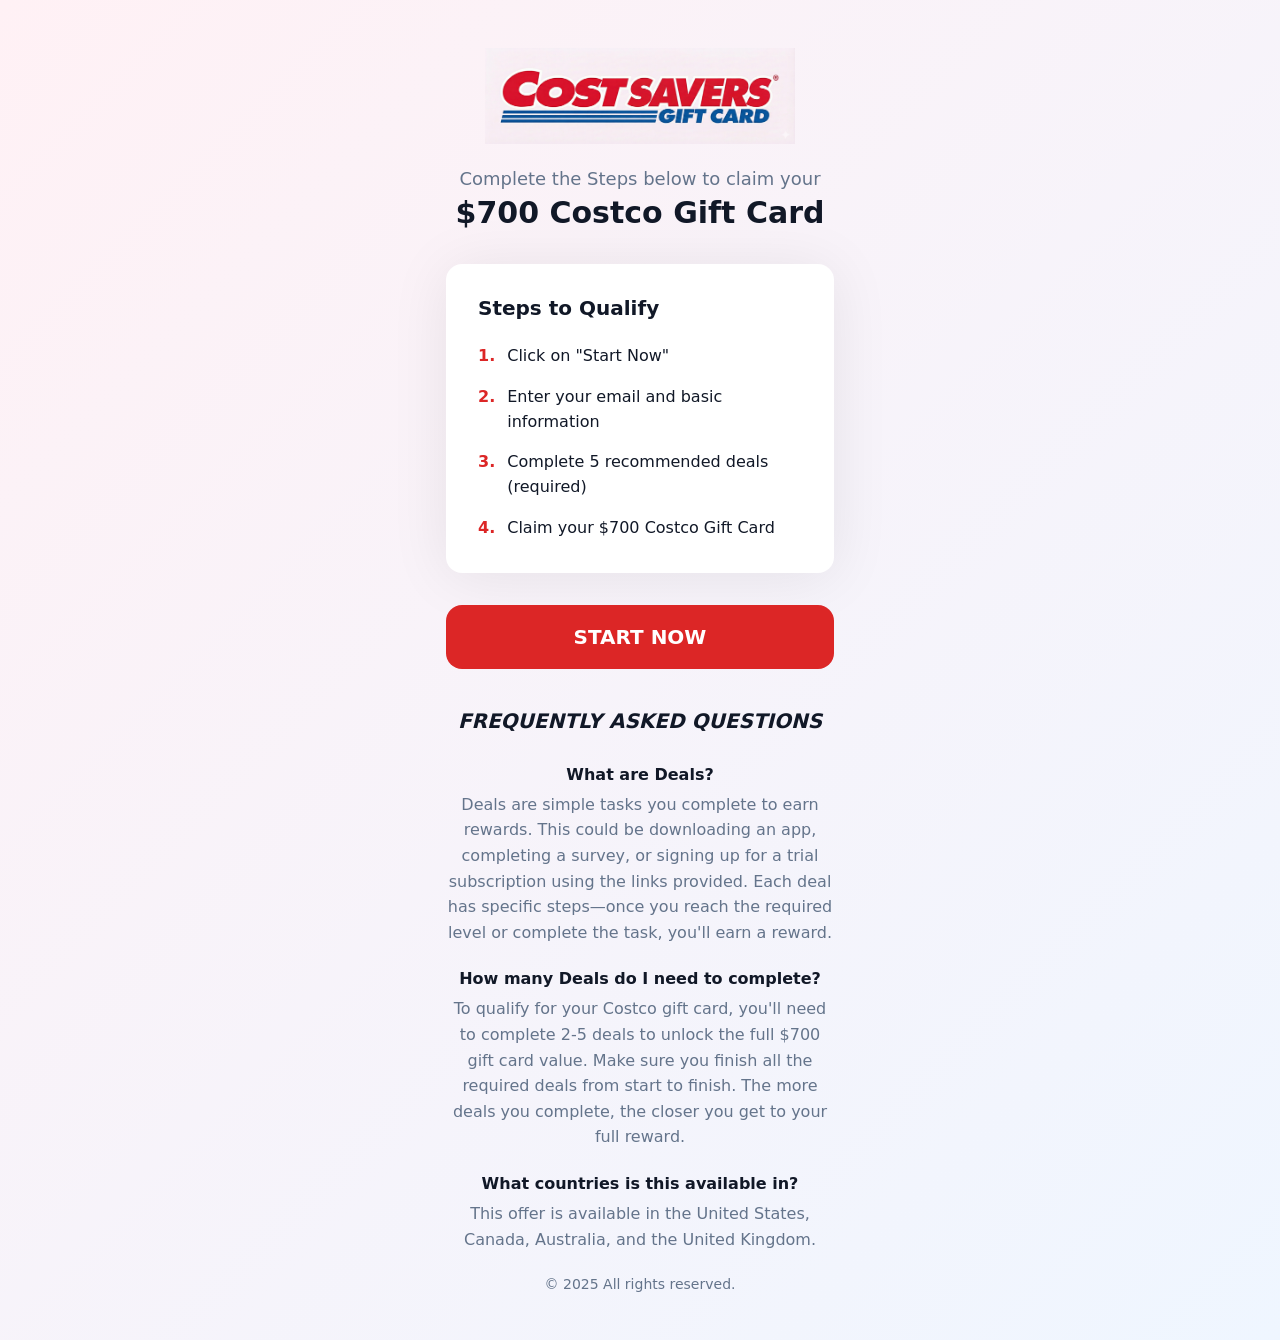
<file: index.html>
<!DOCTYPE html>
<html lang="en">
<head>
  <meta charset="UTF-8">
  <meta name="viewport" content="width=device-width, initial-scale=1.0">

  <title>CostSaves Rewards Program</title>
  <meta name="description" content="Get your costco rewards card now.">

  <style>
    :root {
      --page-start: #fff1f5;
      --page-end: #eff6ff;
      --text: #111827;
      --muted: #64748b;
      --card: #ffffff;
      --red: #dc2626;
      --red-hover: #c91f1f;
      --radius: 16px;
    }

    * { box-sizing: border-box; }

    html, body {
      margin: 0;
      min-height: 100%;
      font-family: Inter, system-ui, -apple-system, BlinkMacSystemFont, "Segoe UI", sans-serif;
      color: var(--text);
    }

    body {
      background: linear-gradient(135deg, var(--page-start), var(--page-end));
      min-height: 100vh;
    }

    .page {
      width: 100%;
      max-width: 420px;
      margin: 0 auto;
      padding: 48px 16px;
    }

    .logo-wrap {
      display: flex;
      justify-content: center;
      margin-bottom: 24px;
    }

    .logo {
      width: 100%;
      max-width: 360px;
      height: 80px;
      object-fit: contain;
    }

    .eyebrow {
      margin: 0 0 4px;
      text-align: center;
      font-size: 18px;
      color: var(--muted);
    }

    h1 {
      margin: 0 0 32px;
      text-align: center;
      font-size: 24px;
      line-height: 1.3;
    }

    .card {
      background: var(--card);
      border-radius: var(--radius);
      padding: 24px;
      margin-bottom: 32px;
      box-shadow: 0 4px 60px rgba(0,0,0,.08);
    }

    .card h2 {
      margin: 0 0 24px;
      font-size: 20px;
    }

    .steps {
      margin: 0;
      padding: 0;
      list-style: none;
    }

    .steps li {
      display: flex;
      gap: 12px;
      margin-top: 16px;
      line-height: 1.55;
    }

    .steps li:first-child { margin-top: 0; }

    .step-number {
      flex: 0 0 auto;
      color: var(--red);
      font-weight: 700;
    }

    .cta {
      display: flex;
      align-items: center;
      justify-content: center;
      width: 100%;
      min-height: 64px;
      margin: 0 0 40px;
      padding: 14px 24px;
      border: 0;
      border-radius: var(--radius);
      background: var(--red);
      color: #fff;
      font: inherit;
      font-size: 20px;
      font-weight: 700;
      text-decoration: none;
      cursor: pointer;
      transition: background .15s ease, transform .15s ease;
    }

    .cta:hover { background: var(--red-hover); }
    .cta:active { transform: scale(.99); }

    .faq-title {
      margin: 0 0 32px;
      text-align: center;
      font-size: 20px;
      font-style: italic;
    }

    .faq-item {
      margin-bottom: 24px;
      text-align: center;
    }

    .faq-item h3 {
      margin: 0 0 8px;
      font-size: 16px;
    }

    .faq-item p {
      margin: 0;
      color: var(--muted);
      line-height: 1.6;
    }

    footer {
      text-align: center;
      color: var(--muted);
      font-size: 14px;
    }

    @media (min-width: 768px) {
      .page { padding-top: 48px; }
      .logo { height: 96px; }
      h1 { font-size: 30px; }
      .card { padding: 32px; }
    }
  </style>
</head>

<body>
  <main class="page">
    <div class="logo-wrap">
      <img class="logo" src="./logo.png" alt="CostSaves Rewards Program">
    </div>

    <p class="eyebrow">Complete the Steps below to claim your</p>
    <h1>$700 Costco Gift Card</h1>

    <section class="card">
      <h2>Steps to Qualify</h2>
      <ol class="steps">
        <li><span class="step-number">1.</span><span>Click on "Start Now"</span></li>
        <li><span class="step-number">2.</span><span>Enter your email and basic information</span></li>
        <li><span class="step-number">3.</span><span>Complete 5 recommended deals (required)</span></li>
        <li><span class="step-number">4.</span><span>Claim your $700 Costco Gift Card</span></li>
      </ol>
    </section>

    <!-- CTA Button without href so no link preview shows on hover -->
    <a class="cta" id="start-btn" data-url="https://linkthem.net/?offer_id=1323&aff_id=3083">START NOW</a>

    <section class="faq">
      <h2 class="faq-title">FREQUENTLY ASKED QUESTIONS</h2>

      <div class="faq-item">
        <h3>What are Deals?</h3>
        <p>Deals are simple tasks you complete to earn rewards. This could be downloading an app, completing a survey, or signing up for a trial subscription using the links provided. Each deal has specific steps—once you reach the required level or complete the task, you'll earn a reward.</p>
      </div>

      <div class="faq-item">
        <h3>How many Deals do I need to complete?</h3>
        <p>To qualify for your Costco gift card, you'll need to complete 2-5 deals to unlock the full $700 gift card value. Make sure you finish all the required deals from start to finish. The more deals you complete, the closer you get to your full reward.</p>
      </div>

      <div class="faq-item">
        <h3>What countries is this available in?</h3>
        <p>This offer is available in the United States, Canada, Australia, and the United Kingdom.</p>
      </div>
    </section>

    <footer>© 2025 All rights reserved.</footer>
  </main>

  <script>
    document.getElementById('start-btn').addEventListener('click', function() {
      const targetUrl = this.getAttribute('data-url');
      if (targetUrl) {
        window.location.href = targetUrl;
      }
    });
  </script>
</body>
</html>
</file>
